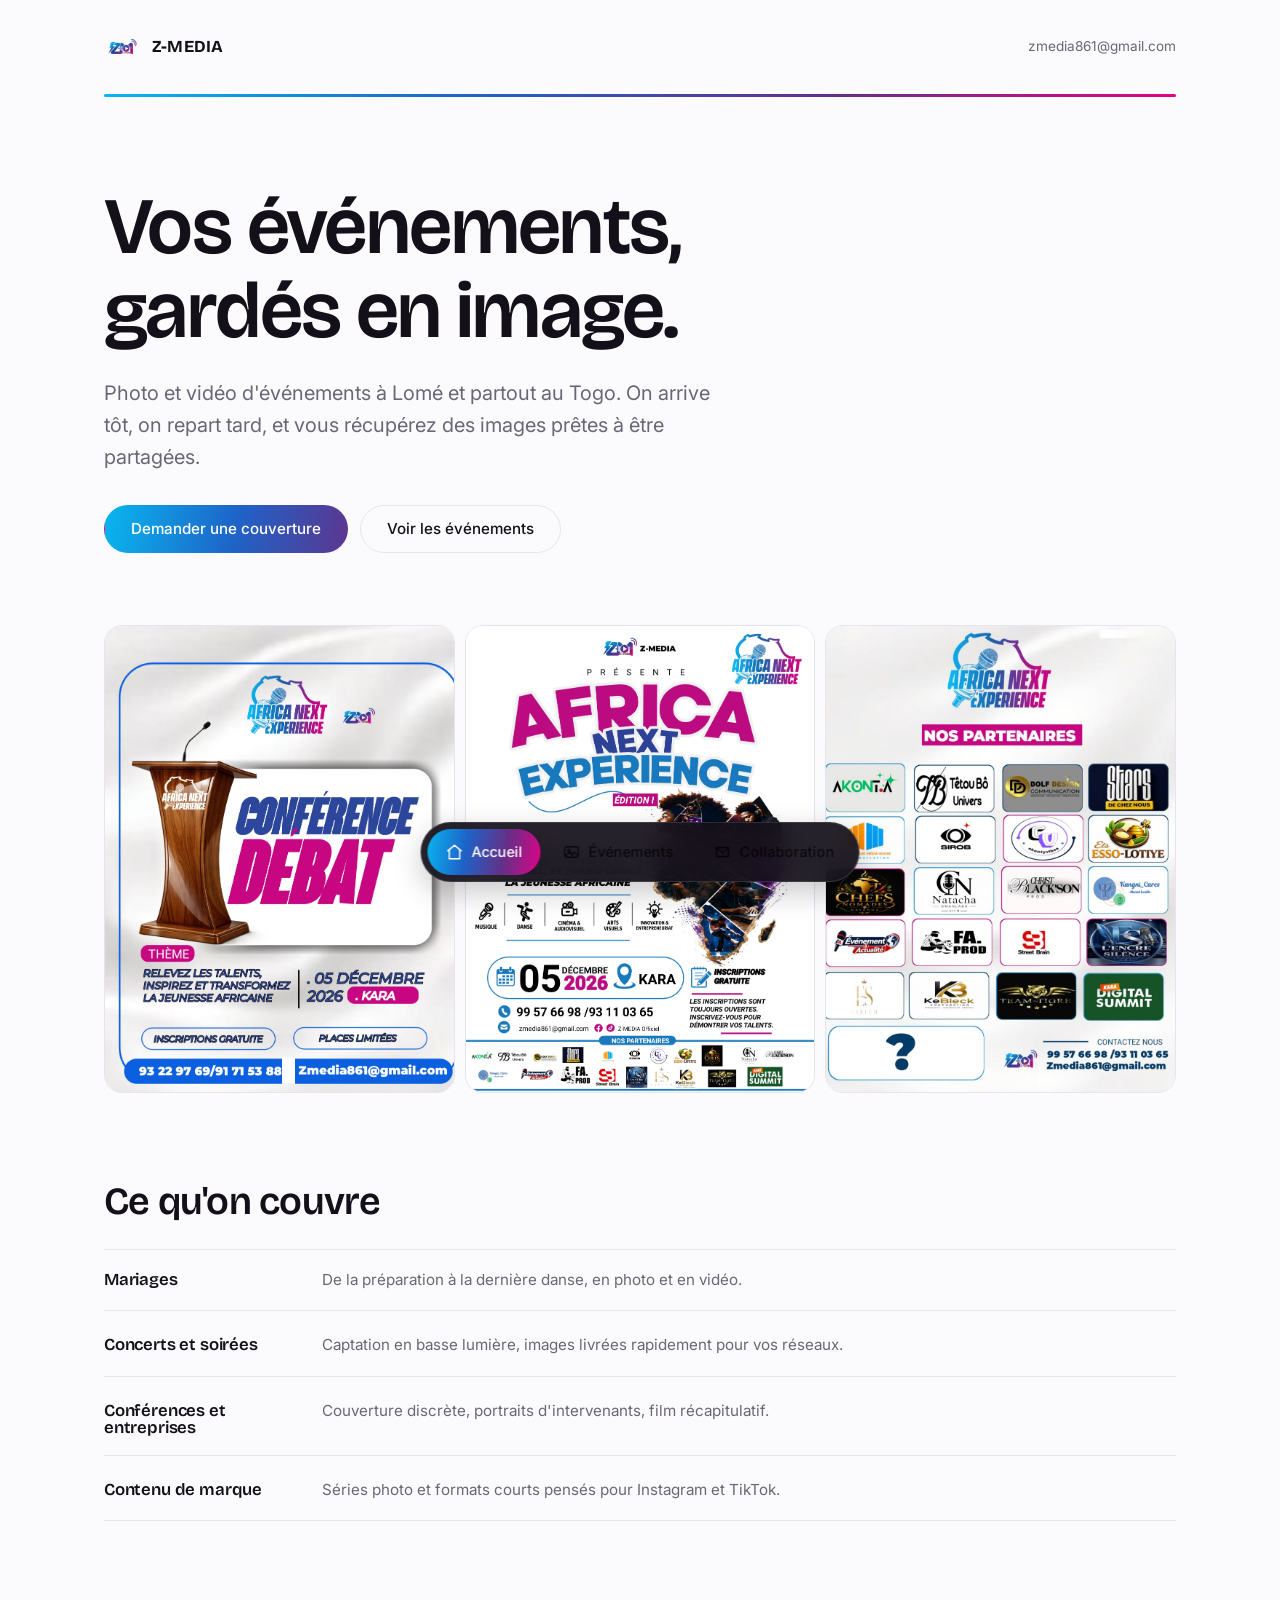
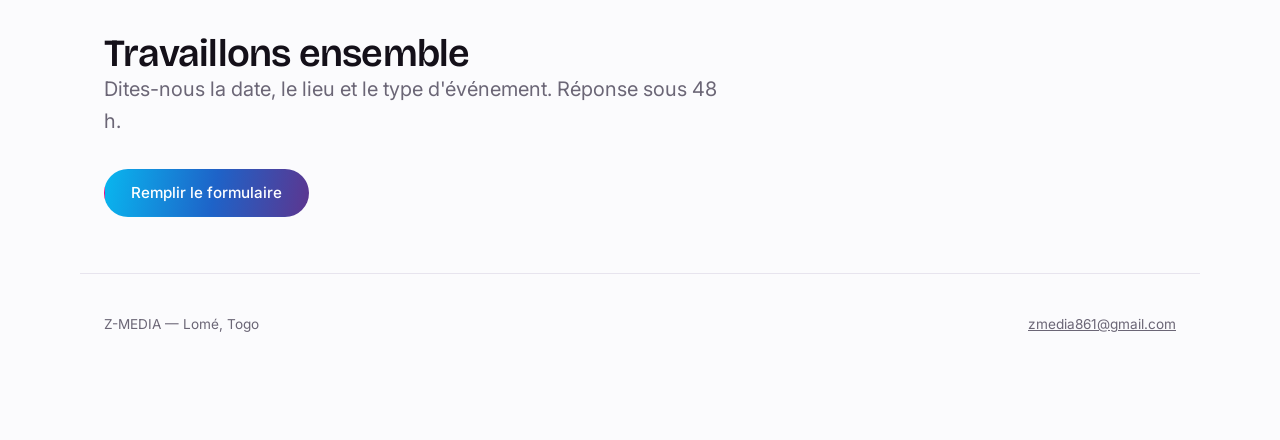
<file: index.html>
<!doctype html>
<html lang="fr">
<head>
<meta charset="utf-8">
<meta name="viewport" content="width=device-width, initial-scale=1, viewport-fit=cover">
<title>Z-MEDIA — Photo et vidéo d'événements</title>
<meta name="description" content="Z-MEDIA couvre vos événements en photo et en vidéo : mariages, concerts, soirées, conférences.">
<link rel="icon" href="logo.PNG">
<link rel="preconnect" href="https://fonts.googleapis.com">
<link rel="preconnect" href="https://fonts.gstatic.com" crossorigin>
<link href="https://fonts.googleapis.com/css2?family=Bricolage+Grotesque:opsz,wght@12..96,500;12..96,600;12..96,700&family=Inter:wght@400;500&display=swap" rel="stylesheet">
<link rel="stylesheet" href="style.css">
</head>
<body>

<header class="wrap masthead">
  <a class="brand" href="index.html">
    <img src="logo.PNG" alt="" onerror="this.remove()">
    <span>Z-MEDIA</span>
  </a>
  <a class="contact" href="mailto:zmedia861@gmail.com">zmedia861@gmail.com</a>
</header>

<div class="wrap"><hr class="rule"></div>

<main>
  <section class="wrap hero">
    <h1>Vos événements, gardés en image.</h1>
    <p class="lede">Photo et vidéo d'événements à Lomé et partout au Togo. On arrive tôt, on repart tard, et vous récupérez des images prêtes à être partagées.</p>
    <div class="hero-actions">
      <a class="btn" href="collaboration.html">Demander une couverture</a>
      <a class="btn btn--ghost" href="evenements.html">Voir les événements</a>
    </div>
  </section>

  <section class="wrap section--tight">
    <div class="strip" id="strip"></div>
  </section>

  <section class="wrap section">
    <h2>Ce qu'on couvre</h2>
    <div class="services">
      <div>
        <h3>Mariages</h3>
        <p>De la préparation à la dernière danse, en photo et en vidéo.</p>
      </div>
      <div>
        <h3>Concerts et soirées</h3>
        <p>Captation en basse lumière, images livrées rapidement pour vos réseaux.</p>
      </div>
      <div>
        <h3>Conférences et entreprises</h3>
        <p>Couverture discrète, portraits d'intervenants, film récapitulatif.</p>
      </div>
      <div>
        <h3>Contenu de marque</h3>
        <p>Séries photo et formats courts pensés pour Instagram et TikTok.</p>
      </div>
    </div>
  </section>

  <section class="wrap section">
    <h2>Travaillons ensemble</h2>
    <p class="lede">Dites-nous la date, le lieu et le type d'événement. Réponse sous 48 h.</p>
    <div class="hero-actions">
      <a class="btn" href="collaboration.html">Remplir le formulaire</a>
    </div>
  </section>

  <footer class="wrap foot">
    <span>Z-MEDIA — Lomé, Togo</span>
    <a href="mailto:zmedia861@gmail.com">zmedia861@gmail.com</a>
  </footer>
</main>

<nav class="tabbar" aria-label="Navigation principale">
  <a href="index.html" aria-current="page">
    <svg viewBox="0 0 24 24" fill="none" stroke="currentColor" stroke-width="1.8" stroke-linecap="round" stroke-linejoin="round"><path d="M3 10.5 12 3l9 7.5"/><path d="M5 9.5V21h14V9.5"/></svg>
    Accueil
  </a>
  <a href="evenements.html">
    <svg viewBox="0 0 24 24" fill="none" stroke="currentColor" stroke-width="1.8" stroke-linecap="round" stroke-linejoin="round"><rect x="3" y="5" width="18" height="14" rx="3"/><circle cx="8.5" cy="10" r="1.6"/><path d="m4 17 5-4.5 4.5 4"/><path d="m13 14 2.5-2 4.5 4"/></svg>
    Événements
  </a>
  <a href="collaboration.html">
    <svg viewBox="0 0 24 24" fill="none" stroke="currentColor" stroke-width="1.8" stroke-linecap="round" stroke-linejoin="round"><path d="M4 6h16v12H4z"/><path d="m4 7 8 6 8-6"/></svg>
    Collaboration
  </a>
</nav>

<script src="images.js"></script>
<script>
  (function () {
    var strip = document.getElementById('strip');
    if (!strip || typeof IMAGES === 'undefined') return;
    IMAGES.slice(0, 3).forEach(function (item) {
      var a = document.createElement('a');
      a.href = 'evenements.html';
      var fig = document.createElement('figure');
      var img = document.createElement('img');
      img.src = (typeof BASE_URL !== 'undefined' ? BASE_URL : '') + item.src;
      img.alt = item.titre;
      img.loading = 'lazy';
      img.onerror = function () { a.remove(); };
      fig.appendChild(img);
      a.appendChild(fig);
      strip.appendChild(a);
    });
  })();
</script>
</body>
</html>
</file>
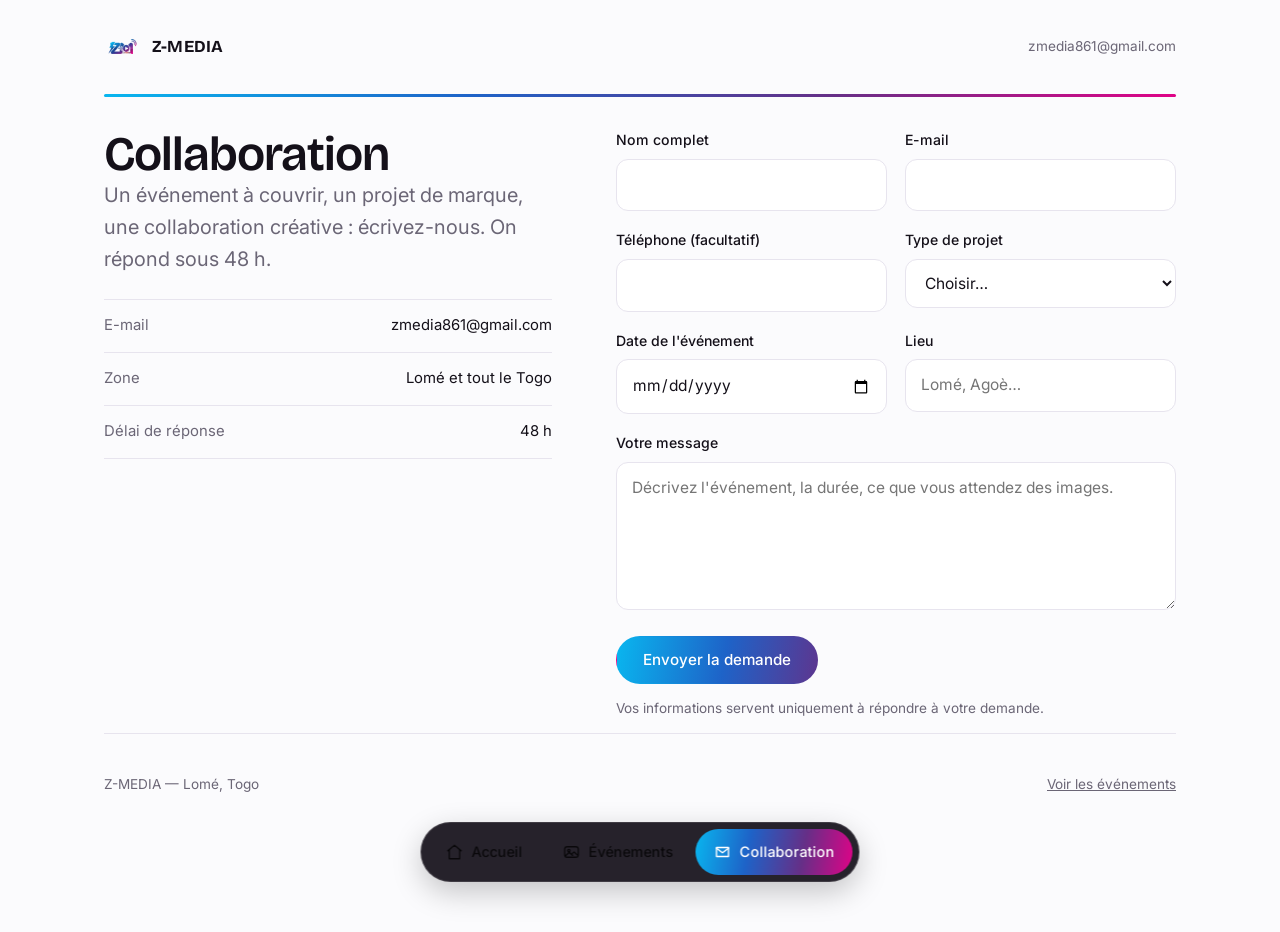
<file: collaboration.html>
<!doctype html>
<html lang="fr">
<head>
<meta charset="utf-8">
<meta name="viewport" content="width=device-width, initial-scale=1, viewport-fit=cover">
<title>Collaboration — Z-MEDIA</title>
<meta name="description" content="Confiez votre événement à Z-MEDIA : remplissez le formulaire, réponse sous 48 h.">
<link rel="icon" href="logo.PNG">
<link rel="preconnect" href="https://fonts.googleapis.com">
<link rel="preconnect" href="https://fonts.gstatic.com" crossorigin>
<link href="https://fonts.googleapis.com/css2?family=Bricolage+Grotesque:opsz,wght@12..96,500;12..96,600;12..96,700&family=Inter:wght@400;500&display=swap" rel="stylesheet">
<link rel="stylesheet" href="style.css">
</head>
<body>

<header class="wrap masthead">
  <a class="brand" href="index.html">
    <img src="logo.PNG" alt="" onerror="this.remove()">
    <span>Z-MEDIA</span>
  </a>
  <a class="contact" href="mailto:zmedia861@gmail.com">zmedia861@gmail.com</a>
</header>

<div class="wrap"><hr class="rule"></div>

<main class="wrap section--tight">
  <div class="form-layout">
    <div>
      <h1 style="font-size:clamp(2rem,5vw,3rem)">Collaboration</h1>
      <p class="lede">Un événement à couvrir, un projet de marque, une collaboration créative : écrivez-nous. On répond sous 48 h.</p>
      <ul class="info-list">
        <li><span>E-mail</span><a href="mailto:zmedia861@gmail.com">zmedia861@gmail.com</a></li>
        <li><span>Zone</span>Lomé et tout le Togo</li>
        <li><span>Délai de réponse</span>48 h</li>
      </ul>
    </div>

    <form id="form" action="https://formspree.io/f/xjykyyqr" method="POST">
      <div class="field-row">
        <div class="field">
          <label for="nom">Nom complet</label>
          <input id="nom" name="Nom" type="text" required autocomplete="name">
        </div>
        <div class="field">
          <label for="email">E-mail</label>
          <input id="email" name="Email" type="email" required autocomplete="email">
        </div>
      </div>

      <div class="field-row">
        <div class="field">
          <label for="tel">Téléphone (facultatif)</label>
          <input id="tel" name="Telephone" type="tel" autocomplete="tel">
        </div>
        <div class="field">
          <label for="type">Type de projet</label>
          <select id="type" name="Type de projet" required>
            <option value="">Choisir…</option>
            <option>Mariage</option>
            <option>Concert ou soirée</option>
            <option>Conférence ou entreprise</option>
            <option>Contenu de marque</option>
            <option>Autre</option>
          </select>
        </div>
      </div>

      <div class="field-row">
        <div class="field">
          <label for="date">Date de l'événement</label>
          <input id="date" name="Date de l'evenement" type="date">
        </div>
        <div class="field">
          <label for="lieu">Lieu</label>
          <input id="lieu" name="Lieu" type="text" placeholder="Lomé, Agoè…">
        </div>
      </div>

      <div class="field">
        <label for="message">Votre message</label>
        <textarea id="message" name="Message" required placeholder="Décrivez l'événement, la durée, ce que vous attendez des images."></textarea>
      </div>

      <input type="text" name="_honey" class="honey" tabindex="-1" autocomplete="off" aria-hidden="true">
      <input type="hidden" name="_subject" value="Nouvelle demande de collaboration — site Z-MEDIA">
      <input type="hidden" name="_template" value="table">
      <input type="hidden" name="_captcha" value="false">

      <button class="btn" type="submit" id="submit">Envoyer la demande</button>
      <p class="form-note">Vos informations servent uniquement à répondre à votre demande.</p>
      <p class="form-status" id="status" role="status"></p>
    </form>
  </div>

  <footer class="foot">
    <span>Z-MEDIA — Lomé, Togo</span>
    <a href="evenements.html">Voir les événements</a>
  </footer>
</main>

<nav class="tabbar" aria-label="Navigation principale">
  <a href="index.html">
    <svg viewBox="0 0 24 24" fill="none" stroke="currentColor" stroke-width="1.8" stroke-linecap="round" stroke-linejoin="round"><path d="M3 10.5 12 3l9 7.5"/><path d="M5 9.5V21h14V9.5"/></svg>
    Accueil
  </a>
  <a href="evenements.html">
    <svg viewBox="0 0 24 24" fill="none" stroke="currentColor" stroke-width="1.8" stroke-linecap="round" stroke-linejoin="round"><rect x="3" y="5" width="18" height="14" rx="3"/><circle cx="8.5" cy="10" r="1.6"/><path d="m4 17 5-4.5 4.5 4"/><path d="m13 14 2.5-2 4.5 4"/></svg>
    Événements
  </a>
  <a href="collaboration.html" aria-current="page">
    <svg viewBox="0 0 24 24" fill="none" stroke="currentColor" stroke-width="1.8" stroke-linecap="round" stroke-linejoin="round"><path d="M4 6h16v12H4z"/><path d="m4 7 8 6 8-6"/></svg>
    Collaboration
  </a>
</nav>

<script>
(function () {
  var form = document.getElementById('form');
  var status = document.getElementById('status');
  var button = document.getElementById('submit');

  form.addEventListener('submit', function (e) {
    e.preventDefault();
    button.disabled = true;
    button.textContent = 'Envoi en cours…';
    status.className = 'form-status';

    fetch(form.action, {
      method: 'POST',
      headers: { 'Content-Type': 'application/json', 'Accept': 'application/json' },
      body: JSON.stringify(Object.fromEntries(new FormData(form)))
    })
      .then(function (r) {
        if (!r.ok) throw new Error('reponse ' + r.status);
        return r.json();
      })
      .then(function () {
        form.reset();
        status.textContent = 'Message envoyé. Réponse sous 48 h.';
        status.className = 'form-status is-visible is-ok';
      })
      .catch(function () {
        status.innerHTML = "L'envoi a échoué. Réessayez, ou écrivez à <a href=\"mailto:zmedia861@gmail.com\">zmedia861@gmail.com</a>.";
        status.className = 'form-status is-visible is-error';
      })
      .finally(function () {
        button.disabled = false;
        button.textContent = 'Envoyer la demande';
      });
  });
})();
</script>
</body>
</html>
</file>
<file: style.css>
/* ==========================================================================
   Z-MEDIA — styles
   Palette : une seule couleur à changer (--accent) pour coller au logo.
   ========================================================================== */

:root {
  /* --- COULEURS (relevées sur logo.png) ---------------------------------
     Le logo va du cyan au magenta en passant par le bleu et le violet.
     --brand-gradient reprend ce dégradé ; il sert aux boutons, à l'onglet
     actif de la barre du bas et aux filets de séparation.                */
  --cyan: #09b6ef;
  --blue: #1e63c8;
  --indigo: #3b3f9e;
  --violet: #662f87;
  --magenta: #e00387;

  --brand-gradient: linear-gradient(100deg, #09b6ef 0%, #1e63c8 34%, #662f87 68%, #e00387 100%);

  --accent: #7c2f9c;      /* point milieu du dégradé, pour les aplats unis */
  --accent-ink: #5c2288;  /* version texte sur fond clair */

  --paper: #fbfbfd;
  --surface: #ffffff;
  --ink: #141019;
  --muted: #6b6676;
  --line: #e7e4ee;

  /* --- MESURES --------------------------------------------------------- */
  --max: 1120px;
  --gutter: 24px;
  --radius: 18px;
  --nav-h: 96px;
}

@media (prefers-color-scheme: dark) {
  :root:not([data-theme="light"]) {
    --paper: #0d0b12;
    --surface: #16121d;
    --ink: #f3f1f7;
    --muted: #9d97ab;
    --line: #292334;
    --accent: #b05fd0;
    --accent-ink: #d98ae6;
  }
}

*,
*::before,
*::after { box-sizing: border-box; }

html {
  -webkit-text-size-adjust: 100%;
  scroll-behavior: smooth;
}

body {
  margin: 0;
  padding-bottom: calc(var(--nav-h) + env(safe-area-inset-bottom, 0px));
  background: var(--paper);
  color: var(--ink);
  font-family: "Inter", "Helvetica Neue", Arial, sans-serif;
  font-size: 17px;
  line-height: 1.6;
  -webkit-font-smoothing: antialiased;
}

img { max-width: 100%; display: block; }

a { color: inherit; }

h1, h2, h3 {
  font-family: "Bricolage Grotesque", "Inter", Helvetica, Arial, sans-serif;
  font-weight: 600;
  letter-spacing: -0.02em;
  line-height: 1.05;
  margin: 0;
}

h1 { font-size: clamp(2.6rem, 8vw, 5rem); }
h2 { font-size: clamp(1.6rem, 3.6vw, 2.4rem); }
h3 { font-size: 1.05rem; letter-spacing: -0.01em; }

p { margin: 0 0 1em; max-width: 62ch; }

:focus-visible {
  outline: 2px solid var(--accent);
  outline-offset: 3px;
  border-radius: 6px;
}

.wrap {
  width: 100%;
  max-width: var(--max);
  margin-inline: auto;
  padding-inline: var(--gutter);
}

/* --- En-tête ------------------------------------------------------------ */

.masthead {
  display: flex;
  align-items: center;
  justify-content: space-between;
  gap: 16px;
  padding-top: calc(28px + env(safe-area-inset-top, 0px));
  padding-bottom: 28px;
}

.brand {
  display: inline-flex;
  align-items: center;
  gap: 10px;
  text-decoration: none;
}

.brand img { height: 38px; width: auto; }

.brand span {
  font-family: "Bricolage Grotesque", Helvetica, Arial, sans-serif;
  font-weight: 700;
  font-size: 1.05rem;
  letter-spacing: 0.01em;
}

.masthead .contact {
  font-size: 0.85rem;
  color: var(--muted);
  text-decoration: none;
}

.masthead .contact:hover { color: var(--accent-ink); }

.rule {
  height: 3px;
  border-radius: 999px;
  background: var(--brand-gradient);
  border: 0;
  margin: 0;
}

/* --- Sections ----------------------------------------------------------- */

.section { padding-block: 56px; }
.section--tight { padding-block: 32px; }

.lede {
  font-size: clamp(1.05rem, 2.2vw, 1.25rem);
  color: var(--muted);
  max-width: 48ch;
}

/* --- Accueil ------------------------------------------------------------ */

.hero { padding-block: clamp(32px, 8vw, 88px) 40px; }

.hero h1 { max-width: 14ch; }

.hero .lede { margin-top: 24px; }

.hero-actions {
  display: flex;
  flex-wrap: wrap;
  gap: 12px;
  margin-top: 32px;
}

.btn {
  display: inline-flex;
  align-items: center;
  justify-content: center;
  min-height: 48px;
  padding: 0 26px;
  border: 1px solid transparent;
  border-radius: 999px;
  background: var(--brand-gradient);
  background-size: 160% 100%;
  background-position: 0% 50%;
  color: #fff;
  font: inherit;
  font-weight: 500;
  font-size: 0.95rem;
  text-decoration: none;
  cursor: pointer;
  transition: background-position 0.4s ease, color 0.15s ease, border-color 0.15s ease;
}

.btn:hover { background-position: 100% 50%; color: #fff; }

.btn:disabled { opacity: 0.55; cursor: progress; }

.btn--ghost {
  background: transparent;
  color: var(--ink);
  border-color: var(--line);
}

.btn--ghost:hover { background: transparent; color: var(--accent-ink); border-color: var(--accent); }

.strip {
  display: grid;
  grid-template-columns: repeat(3, 1fr);
  gap: 10px;
}

.strip figure {
  margin: 0;
  aspect-ratio: 3 / 4;
  overflow: hidden;
  border-radius: var(--radius);
  background: var(--surface);
  border: 1px solid var(--line);
}

.strip img { width: 100%; height: 100%; object-fit: cover; }

.strip a:nth-child(3) { display: none; }

@media (min-width: 720px) {
  .strip a:nth-child(3) { display: block; }
}

@media (max-width: 719px) {
  .strip { grid-template-columns: repeat(2, 1fr); }
}

/* --- Services ----------------------------------------------------------- */

.services {
  display: grid;
  gap: 4px;
  margin-top: 28px;
  border-top: 1px solid var(--line);
}

.services div {
  display: flex;
  flex-wrap: wrap;
  align-items: baseline;
  gap: 4px 18px;
  padding: 18px 0;
  border-bottom: 1px solid var(--line);
}

.services h3 { flex: 0 0 200px; }

.services p { margin: 0; color: var(--muted); font-size: 0.95rem; flex: 1 1 260px; }

/* --- Galerie ------------------------------------------------------------ */

.filters {
  display: flex;
  flex-wrap: wrap;
  gap: 8px;
  margin: 24px 0 28px;
}

.chip {
  min-height: 38px;
  padding: 0 16px;
  border: 1px solid var(--line);
  border-radius: 999px;
  background: transparent;
  color: var(--muted);
  font: inherit;
  font-size: 0.9rem;
  cursor: pointer;
}

.chip[aria-pressed="true"] {
  background: var(--ink);
  border-color: var(--ink);
  color: var(--paper);
}

.gallery {
  columns: 1;
  column-gap: 14px;
}

@media (min-width: 640px) { .gallery { columns: 2; } }
@media (min-width: 1000px) { .gallery { columns: 3; } }

.gallery figure {
  margin: 0 0 14px;
  break-inside: avoid;
  border-radius: var(--radius);
  overflow: hidden;
  background: var(--surface);
  border: 1px solid var(--line);
  cursor: zoom-in;
}

.gallery img { width: 100%; height: auto; }

.gallery figcaption {
  display: flex;
  justify-content: space-between;
  gap: 12px;
  padding: 12px 14px 14px;
  font-size: 0.85rem;
}

.gallery figcaption span:last-child { color: var(--muted); white-space: nowrap; }

.empty {
  padding: 40px 0;
  color: var(--muted);
  border-top: 1px solid var(--line);
}

/* --- Visionneuse -------------------------------------------------------- */

.lightbox {
  position: fixed;
  inset: 0;
  z-index: 50;
  display: none;
  align-items: center;
  justify-content: center;
  padding: 20px;
  background: rgba(10, 10, 12, 0.92);
}

.lightbox[open],
.lightbox.is-open { display: flex; }

.lightbox img {
  max-width: min(1100px, 100%);
  max-height: 82vh;
  width: auto;
  border-radius: 12px;
}

.lightbox figcaption {
  margin-top: 14px;
  text-align: center;
  color: #d8d8dd;
  font-size: 0.9rem;
}

.lightbox figure { margin: 0; }

.lightbox-close {
  position: absolute;
  top: calc(16px + env(safe-area-inset-top, 0px));
  right: 16px;
  width: 44px;
  height: 44px;
  border: 0;
  border-radius: 999px;
  background: rgba(255, 255, 255, 0.12);
  color: #fff;
  font-size: 1.3rem;
  line-height: 1;
  cursor: pointer;
}

/* --- Formulaire --------------------------------------------------------- */

.form-layout {
  display: grid;
  gap: 40px;
}

@media (min-width: 900px) {
  .form-layout { grid-template-columns: 0.8fr 1fr; gap: 64px; }
}

.field { margin-bottom: 18px; }

.field label {
  display: block;
  margin-bottom: 7px;
  font-size: 0.88rem;
  font-weight: 500;
}

.field input,
.field select,
.field textarea {
  width: 100%;
  padding: 13px 15px;
  border: 1px solid var(--line);
  border-radius: 12px;
  background: var(--surface);
  color: var(--ink);
  font: inherit;
  font-size: 0.97rem;
}

.field textarea { min-height: 148px; resize: vertical; }

.field input:focus,
.field select:focus,
.field textarea:focus {
  outline: none;
  border-color: var(--accent);
  box-shadow: 0 0 0 3px color-mix(in srgb, var(--accent) 18%, transparent);
}

.field-row { display: grid; gap: 18px; }

@media (min-width: 560px) { .field-row { grid-template-columns: 1fr 1fr; } }

.form-note { font-size: 0.85rem; color: var(--muted); margin-top: 14px; }

.form-status {
  margin-top: 16px;
  padding: 14px 16px;
  border-radius: 12px;
  font-size: 0.92rem;
  display: none;
}

.form-status.is-visible { display: block; }

.form-status.is-ok {
  background: color-mix(in srgb, var(--accent) 12%, transparent);
  color: var(--accent-ink);
}

.form-status.is-error {
  background: rgba(200, 40, 40, 0.1);
  color: #b02a2a;
}

.honey { position: absolute; left: -9999px; }

.info-list {
  list-style: none;
  margin: 24px 0 0;
  padding: 0;
  border-top: 1px solid var(--line);
}

.info-list li {
  padding: 14px 0;
  border-bottom: 1px solid var(--line);
  font-size: 0.93rem;
  display: flex;
  justify-content: space-between;
  gap: 16px;
}

.info-list span { color: var(--muted); }

.info-list a { text-decoration: none; }
.info-list a:hover { color: var(--accent-ink); }

/* --- Pied de page ------------------------------------------------------- */

.foot {
  padding-block: 40px 8px;
  border-top: 1px solid var(--line);
  color: var(--muted);
  font-size: 0.85rem;
  display: flex;
  flex-wrap: wrap;
  gap: 8px 20px;
  justify-content: space-between;
}

/* --- Barre de navigation arrondie (bas) --------------------------------- */

.tabbar {
  position: fixed;
  left: 50%;
  bottom: calc(18px + env(safe-area-inset-bottom, 0px));
  transform: translateX(-50%);
  z-index: 40;
  display: flex;
  gap: 4px;
  padding: 6px;
  border-radius: 999px;
  background: color-mix(in srgb, var(--ink) 92%, transparent);
  border: 1px solid color-mix(in srgb, #ffffff 12%, transparent);
  box-shadow: 0 10px 30px rgba(0, 0, 0, 0.22);
  backdrop-filter: blur(14px);
  -webkit-backdrop-filter: blur(14px);
  max-width: calc(100vw - 32px);
}

.tabbar a {
  display: inline-flex;
  align-items: center;
  gap: 8px;
  min-height: 46px;
  padding: 0 18px;
  border-radius: 999px;
  color: rgba(0, 0, 0, 0.72);
  text-decoration: none;
  font-size: 0.9rem;
  font-weight: 500;
  white-space: nowrap;
  transition: background 0.18s ease, color 0.18s ease;
}

.tabbar a svg { width: 18px; height: 18px; flex: none; }

.tabbar a:hover { color: #8217fd; }

.tabbar a[aria-current="page"] {
  background: var(--brand-gradient);
  color: #ffffff;
}

@media (max-width: 420px) {
  .tabbar a { padding: 0 14px; font-size: 0.85rem; }
}

@media (prefers-reduced-motion: reduce) {
  * { transition: none !important; animation: none !important; scroll-behavior: auto !important; }
}
</file>
